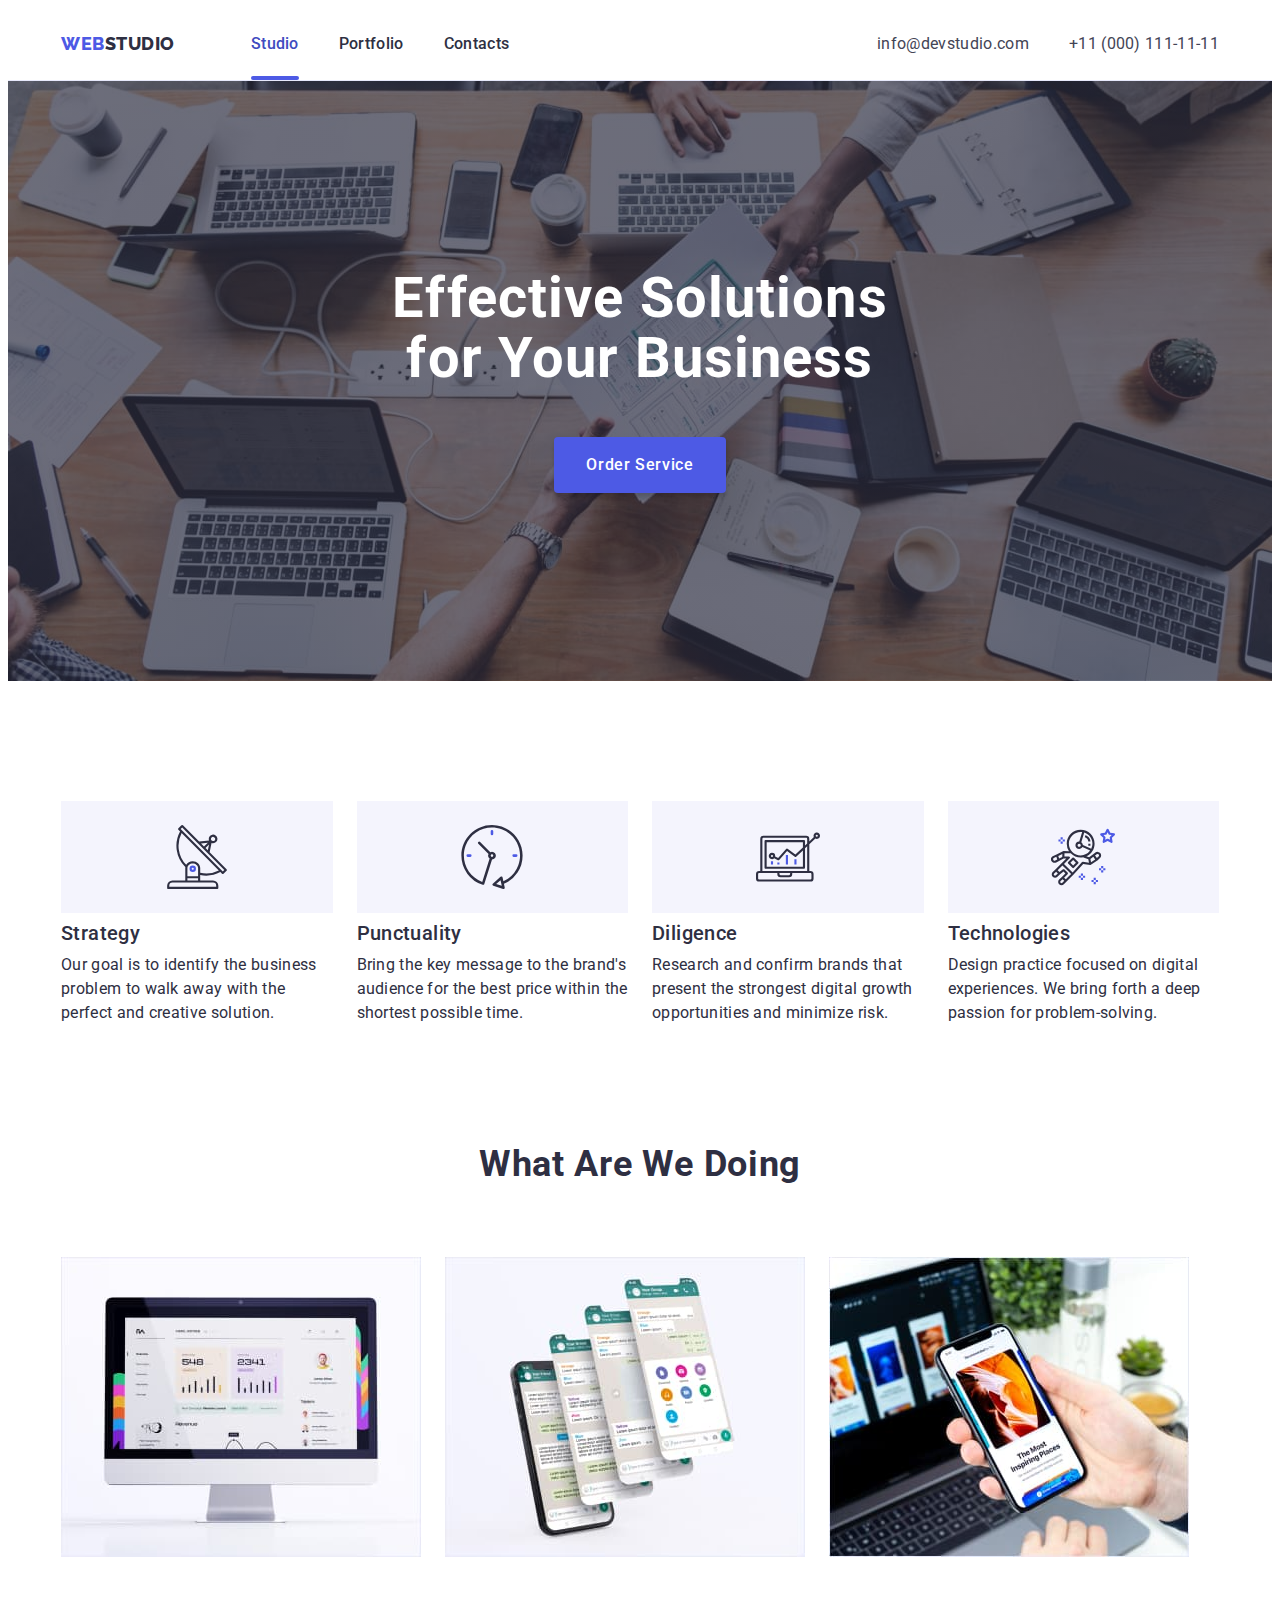
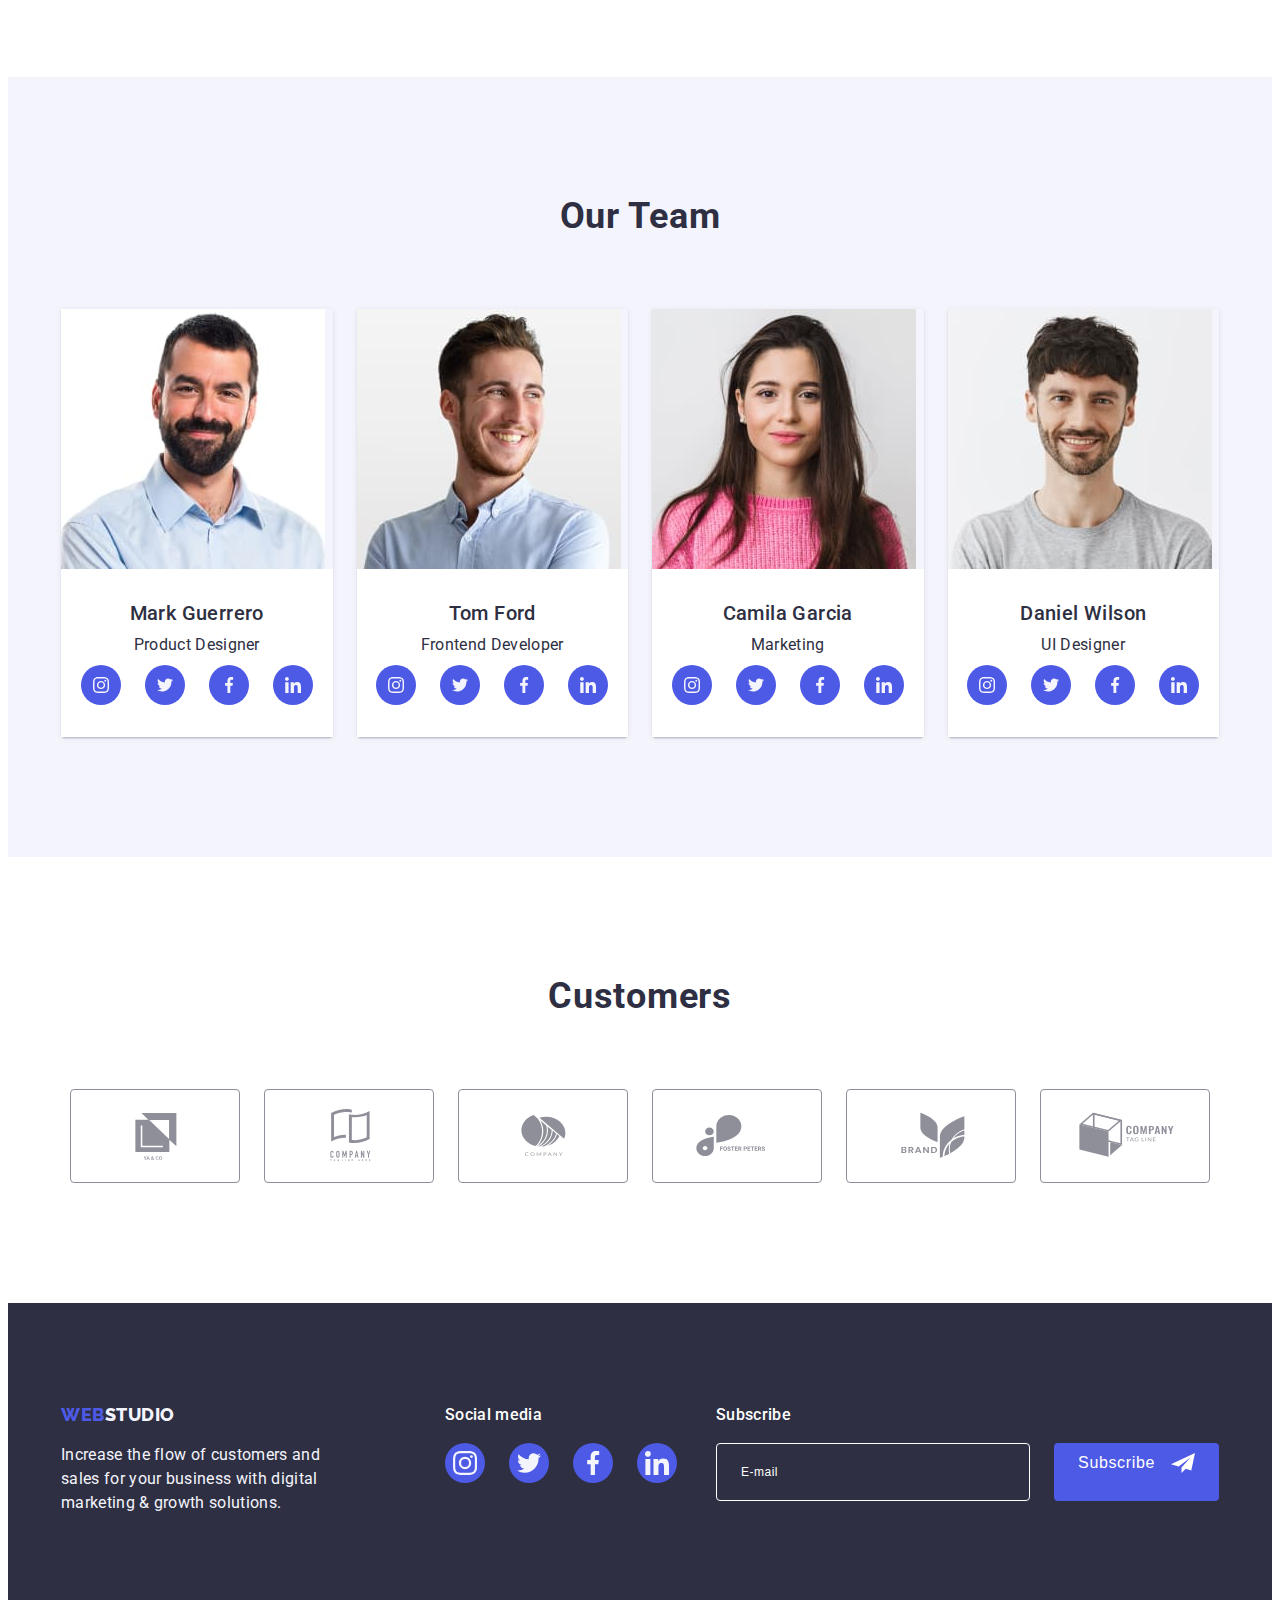
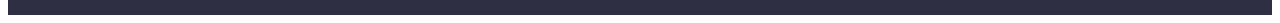
<file: index.html>
<!DOCTYPE html>
<html lang="en">
  <head>
    <meta charset="UTF-8" />
    <meta http-equiv="X-UA-Compatible" content="IE=edge" />
    <meta name="viewport" content="width=device-width, initial-scale=1.0" />
    <title>WebStudio</title>
    <link rel="preconnect" href="https://fonts.googleapis.com" />
    <link rel="preconnect" href="https://fonts.gstatic.com" crossorigin />
    <link href="https://fonts.googleapis.com/css2?family=Raleway:wght@800&family=Roboto:wght@400;500;700;900&display=swap" rel="stylesheet" />
    <link
      rel="stylesheet"
      href="https://cdnjs.cloudflare.com/ajax/libs/modern-normalize/1.1.0/modern-normalize.min.css"
      integrity="sha512-wpPYUAdjBVSE4KJnH1VR1HeZfpl1ub8YT/NKx4PuQ5NmX2tKuGu6U/JRp5y+Y8XG2tV+wKQpNHVUX03MfMFn9Q=="
      crossorigin="anonymous"
      referrerpolicy="no-referrer" />
    <link rel="stylesheet" href="./css/styles.css" />
  </head>
  <body>
    <header class="headerpage">
      <div class="container headerpage-container">
        <nav class="headerpage-navigation">
          <a class="headerpage-logo link" href="./index.html">Web<span class="headerpage-logo-end">Studio</span></a>
          <ul class="headerpage-menu list">
            <li class="headerpage-menu-item">
              <a class="headerpage-menu-list link current" href="./index.html">Studio</a>
            </li>
            <li class="headerpage-menu-item">
              <a class="headerpage-menu-list link" href="./portfolio.html">Portfolio</a>
            </li>
            <li class="headerpage-menu-item">
              <a class="headerpage-menu-list link" href="">Contacts</a>
            </li>
          </ul>
        </nav>
        <address class="contacts">
          <ul class="list-contacts list">
            <li>
              <a class="list-contacts-item link" href="mailto:info@devstudio.com">info@devstudio.com</a>
            </li>
            <li>
              <a class="list-contacts-item link" href="tel:+110001111111">+11 (000) 111-11-11</a>
            </li>
          </ul>
        </address>
      </div>
    </header>
    <main>
      <section class="hero">
        <div class="container">
          <h1 class="hero-text">Effective Solutions for Your Business</h1>
          <button class="hero-btn" type="button" data-modal-open>Order Service</button>
        </div>
      </section>
      <section class="features section">
        <div class="container">
          <h2 hidden class="section-title">Features</h2>
          <ul class="features-list list">
            <li class="features-item">
              <div class="icon">
                <svg width="64" height="64">
                  <use href="./images/icons.svg#icon-antenna"></use>
                </svg>
              </div>
              <h3 class="section-subtitle">Strategy</h3>
              <p class="section-description">Our goal is to identify the business problem to walk away with the perfect and creative solution.</p>
            </li>
            <li class="features-item">
              <div class="icon">
                <svg width="64" height="64">
                  <use href="./images/icons.svg#icon-clock"></use>
                </svg>
              </div>
              <h3 class="section-subtitle">Punctuality</h3>
              <p class="section-description">Bring the key message to the brand's audience for the best price within the shortest possible time.</p>
            </li>
            <li class="features-item">
              <div class="icon">
                <svg width="64" height="64">
                  <use href="./images/icons.svg#icon-diagram"></use>
                </svg>
              </div>
              <h3 class="section-subtitle">Diligence</h3>
              <p class="section-description">Research and confirm brands that present the strongest digital growth opportunities and minimize risk.</p>
            </li>
            <li class="features-item">
              <div class="icon">
                <svg width="64" height="64">
                  <use href="./images/icons.svg#icon-astronaut"></use>
                </svg>
              </div>
              <h3 class="section-subtitle">Technologies</h3>
              <p class="section-description">Design practice focused on digital experiences. We bring forth a deep passion for problem-solving.</p>
            </li>
          </ul>
        </div>
      </section>
      <section class="section-examples section">
        <div class="container">
          <h2 class="section-title">What are we doing</h2>
          <ul class="section-examples-list list">
            <li class="section-examples-images">
              <img src="./images/img1.jpg" alt="PC view" width="360" />
            </li>
            <li class="section-examples-images">
              <img src="./images/img2.jpg" alt="smartphone view" width="360" />
            </li>
            <li class="section-examples-images">
              <img src="./images/img3.jpg" alt="smartphone view" width="360" />
            </li>
          </ul>
        </div>
      </section>
      <section class="section-team section">
        <div class="container">
          <h2 class="section-title">Our Team</h2>
          <ul class="section-team-list list">
            <li class="section-team-card">
              <img src="./images/mark.jpg" alt="Mark Guerrero" width="264" />
              <div class="section-team-card-bottom">
                <h3 class="section-subtitle">Mark Guerrero</h3>
                <p class="section-description">Product Designer</p>
                <ul class="team-soc-list list">
                  <li class="team-soc-item">
                    <a href="" class="team-soc-link link">
                      <svg width="16" height="16" class="team-soc-icon">
                        <use href="./images/icons.svg#icon-instagram"></use>
                      </svg>
                    </a>
                  </li>
                  <li class="team-soc-item">
                    <a href="" class="team-soc-link link">
                      <svg width="16" height="16" class="team-soc-icon">
                        <use href="./images/icons.svg#icon-twitter"></use>
                      </svg>
                    </a>
                  </li>
                  <li class="team-soc-item">
                    <a href="" class="team-soc-link link">
                      <svg width="16" height="16" class="team-soc-icon">
                        <use href="./images/icons.svg#icon-facebook"></use>
                      </svg>
                    </a>
                  </li>
                  <li class="team-soc-item">
                    <a href="" class="team-soc-link link">
                      <svg width="16" height="16" class="team-soc-icon">
                        <use href="./images/icons.svg#icon-linkedin"></use>
                      </svg>
                    </a>
                  </li>
                </ul>
              </div>
            </li>
            <li class="section-team-card">
              <img src="./images/tom.jpg" alt="Tom Ford" width="264" />
              <div class="section-team-card-bottom">
                <h3 class="section-subtitle">Tom Ford</h3>
                <p class="section-description">Frontend Developer</p>
                <ul class="team-soc-list list">
                  <li class="team-soc-item">
                    <a href="" class="team-soc-link link">
                      <svg width="16" height="16" class="team-soc-icon">
                        <use href="./images/icons.svg#icon-instagram"></use>
                      </svg>
                    </a>
                  </li>
                  <li class="team-soc-item">
                    <a href="" class="team-soc-link link">
                      <svg width="16" height="16" class="team-soc-icon">
                        <use href="./images/icons.svg#icon-twitter"></use>
                      </svg>
                    </a>
                  </li>
                  <li class="team-soc-item">
                    <a href="" class="team-soc-link link">
                      <svg width="16" height="16" class="team-soc-icon">
                        <use href="./images/icons.svg#icon-facebook"></use>
                      </svg>
                    </a>
                  </li>
                  <li class="team-soc-item">
                    <a href="" class="team-soc-link link">
                      <svg width="16" height="16" class="team-soc-icon">
                        <use href="./images/icons.svg#icon-linkedin"></use>
                      </svg>
                    </a>
                  </li>
                </ul>
              </div>
            </li>
            <li class="section-team-card">
              <img src="./images/camila.jpg" alt="Camila Garcia" width="264" />
              <div class="section-team-card-bottom">
                <h3 class="section-subtitle">Camila Garcia</h3>
                <p class="section-description">Marketing</p>
                <ul class="team-soc-list list">
                  <li class="team-soc-item">
                    <a href="" class="team-soc-link link">
                      <svg width="16" height="16" class="team-soc-icon">
                        <use href="./images/icons.svg#icon-instagram"></use>
                      </svg>
                    </a>
                  </li>
                  <li class="team-soc-item">
                    <a href="" class="team-soc-link link">
                      <svg width="16" height="16" class="team-soc-icon">
                        <use href="./images/icons.svg#icon-twitter"></use>
                      </svg>
                    </a>
                  </li>
                  <li class="team-soc-item">
                    <a href="" class="team-soc-link link">
                      <svg width="16" height="16" class="team-soc-icon">
                        <use href="./images/icons.svg#icon-facebook"></use>
                      </svg>
                    </a>
                  </li>
                  <li class="team-soc-item">
                    <a href="" class="team-soc-link link">
                      <svg width="16" height="16" class="team-soc-icon">
                        <use href="./images/icons.svg#icon-linkedin"></use>
                      </svg>
                    </a>
                  </li>
                </ul>
              </div>
            </li>
            <li class="section-team-card">
              <img src="./images/daniel.jpg" alt="Daniel Wilson" width="264" />
              <div class="section-team-card-bottom">
                <h3 class="section-subtitle">Daniel Wilson</h3>
                <p class="section-description">UI Designer</p>
                <ul class="team-soc-list list">
                  <li class="team-soc-item">
                    <a href="" class="team-soc-link link">
                      <svg width="16" height="16" class="team-soc-icon">
                        <use href="./images/icons.svg#icon-instagram"></use>
                      </svg>
                    </a>
                  </li>
                  <li class="team-soc-item">
                    <a href="" class="team-soc-link link">
                      <svg width="16" height="16" class="team-soc-icon">
                        <use href="./images/icons.svg#icon-twitter"></use>
                      </svg>
                    </a>
                  </li>
                  <li class="team-soc-item">
                    <a href="" class="team-soc-link link">
                      <svg width="16" height="16" class="team-soc-icon">
                        <use href="./images/icons.svg#icon-facebook"></use>
                      </svg>
                    </a>
                  </li>
                  <li class="team-soc-item">
                    <a href="" class="team-soc-link link">
                      <svg width="16" height="16" class="team-soc-icon">
                        <use href="./images/icons.svg#icon-linkedin"></use>
                      </svg>
                    </a>
                  </li>
                </ul>
              </div>
            </li>
          </ul>
        </div>
      </section>
      <section class="customers section">
        <div class="container">
          <h2 class="section-title">Customers</h2>
          <ul class="customers-list list">
            <li class="customers-item">
              <a href="" class="customers-link link"
                ><svg width="104" height="56">
                  <use href="./images/icons.svg#icon-Logo-customer-1"></use></svg
              ></a>
            </li>
            <li class="customers-item">
              <a href="" class="customers-link link"
                ><svg width="104" height="56">
                  <use href="./images/icons.svg#icon-Logo-customer-2"></use></svg
              ></a>
            </li>
            <li class="customers-item">
              <a href="" class="customers-link link"
                ><svg width="104" height="56">
                  <use href="./images/icons.svg#icon-Logo-customer-3"></use></svg
              ></a>
            </li>
            <li class="customers-item">
              <a href="" class="customers-link link"
                ><svg width="104" height="56">
                  <use href="./images/icons.svg#icon-Logo-customer-4"></use></svg
              ></a>
            </li>
            <li class="customers-item">
              <a href="" class="customers-link link"
                ><svg width="104" height="56">
                  <use href="./images/icons.svg#icon-Logo-customer-5"></use></svg
              ></a>
            </li>
            <li class="customers-item">
              <a href="" class="customers-link link"
                ><svg width="104" height="56">
                  <use href="./images/icons.svg#icon-Logo-customer-6"></use></svg
              ></a>
            </li>
          </ul>
        </div>
      </section>
    </main>
    <footer class="footerpage">
      <div class="container footer-container">
        <div class="fotterpage-content">
          <a class="footerpage-logo link" href="./index.html">Web<span class="footerpage-logo-end">Studio</span></a>
          <p class="footerpage-text">Increase the flow of customers and sales for your business with digital marketing & growth solutions.</p>
        </div>
        <div class="soc-media">
          <p class="soc-media-text">Social media</p>
          <ul class="soc-media-list list">
            <li class="soc-media-item">
              <a href="" class="soc-media-link link"
                ><svg width="24" height="24">
                  <use href="./images/icons.svg#icon-instagram"></use></svg
              ></a>
            </li>
            <li class="soc-media-item">
              <a href="" class="soc-media-link link"
                ><svg width="24" height="24">
                  <use href="./images/icons.svg#icon-twitter"></use></svg
              ></a>
            </li>
            <li class="soc-media-item">
              <a href="" class="soc-media-link link"
                ><svg width="24" height="24">
                  <use href="./images/icons.svg#icon-facebook"></use></svg
              ></a>
            </li>
            <li class="soc-media-item">
              <a href="" class="soc-media-link link"
                ><svg width="24" height="24">
                  <use href="./images/icons.svg#icon-linkedin"></use></svg
              ></a>
            </li>
          </ul>
        </div>
        <div class="footerpage-form">
          <form name="subscribe-form">
            <p class="footerpage-form-text">Subscribe</p>
            <div class="subscribe-form">
              <label>
                <input id="subscribe" class="subscribe-input" name="subscribe-email" type="email" placeholder="E-mail" />
              </label>
              <button class="subscribe-btn" type="submit">
                Subscribe
                <svg class="subscribe-btn-icon" width="24" height="24">
                  <use href="./images/icons.svg#icon-subscribe"></use>
                </svg>
              </button>
            </div>
          </form>
        </div>
      </div>
    </footer>
    <div class="backdrop is-hidden" data-modal>
      <div class="modal">
        <button type="button" class="modal-close-btn" data-modal-close>
          <svg class="modal-close-icon">
            <use href="./images/icons.svg#icon-close"></use>
          </svg>
        </button>
        <p class="modal-text">Leave your contacts and we will call you back</p>
        <form class="modal-form">
          <label class="modal-form-field">
            <span class="modal-form-input-desc">Name</span>
            <span class="modal-form-input-wrapper">
              <input type="text" class="modal-form-input" name="client-name" required />
              <svg class="modal-form-icon" width="18" height="24">
                <use href="./images/icons.svg#icon-user"></use>
              </svg>
            </span>
          </label>
          <label class="modal-form-field">
            <span class="modal-form-input-desc">Phone</span>
            <span class="modal-form-input-wrapper">
              <input type="tel" class="modal-form-input" name="client-phone" required pattern="[0-9]{3}-[0-9]{3}-[0-9]{2}-[0-9]{2}" title="xxx-xxx-xx-xx" />
              <svg class="modal-form-icon" width="18" height="24">
                <use href="./images/icons.svg#icon-phone"></use>
              </svg>
            </span>
          </label>
          <label class="modal-form-field">
            <span class="modal-form-input-desc">Email</span>
            <span class="modal-form-input-wrapper">
              <input type="email" class="modal-form-input" name="client-email" required />
              <svg class="modal-form-icon" width="18" height="24">
                <use href="./images/icons.svg#icon-email"></use>
              </svg>
            </span>
          </label>
          <label class="modal-form-field">
            <span class="modal-form-input-desc">Comment</span>
            <textarea class="modal-form-message" name="client-comment" placeholder="Text input"></textarea>
          </label>
          <input id="privacy-policy" type="checkbox" class="modal-form-check visually-hidden" name="privacy-policy" />
          <label for="privacy-policy" class="modal-form-check-desc">I accept the terms and conditions of the&nbsp;<a class="modal-form-check-link" href="">Privacy Policy</a> </label>
          <button class="modal-form-btn" type="submit">Send</button>
        </form>
      </div>
    </div>
    <script src="./js/modal.js"></script>
  </body>
</html>
</file>
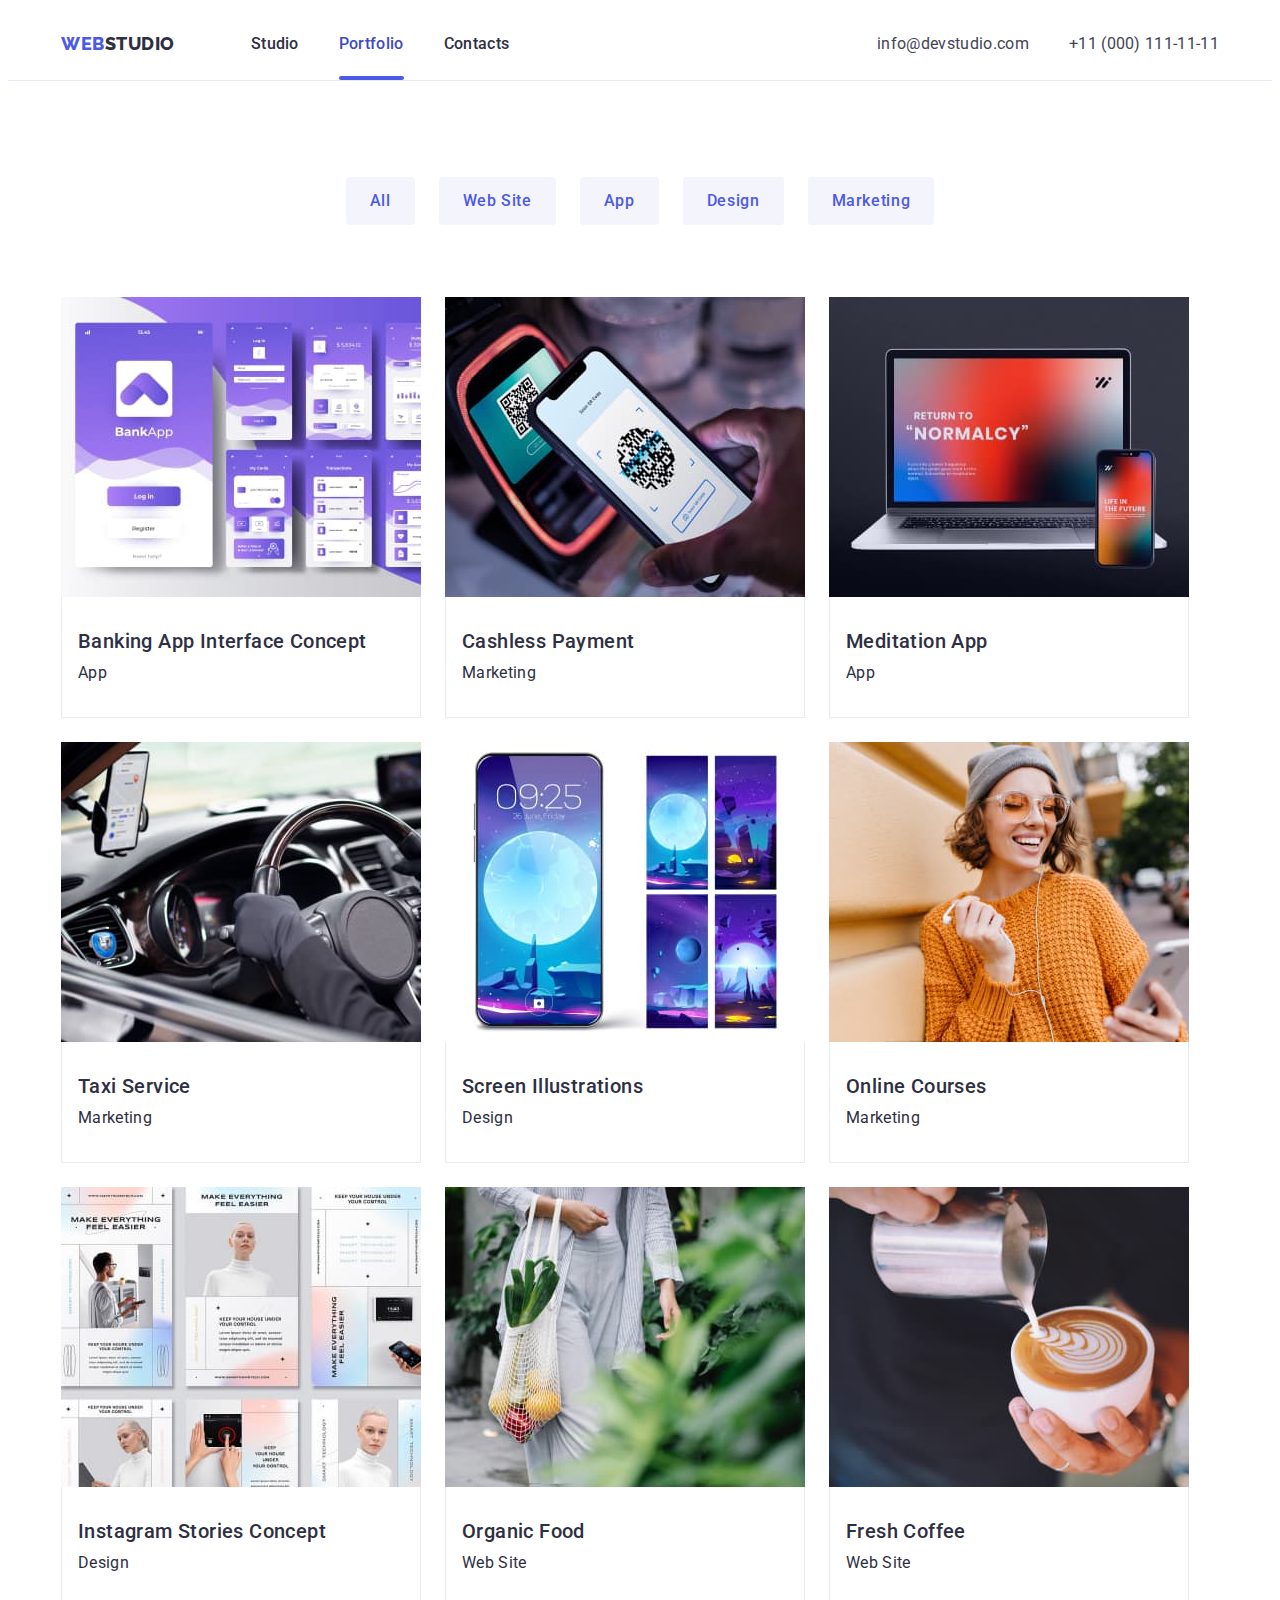
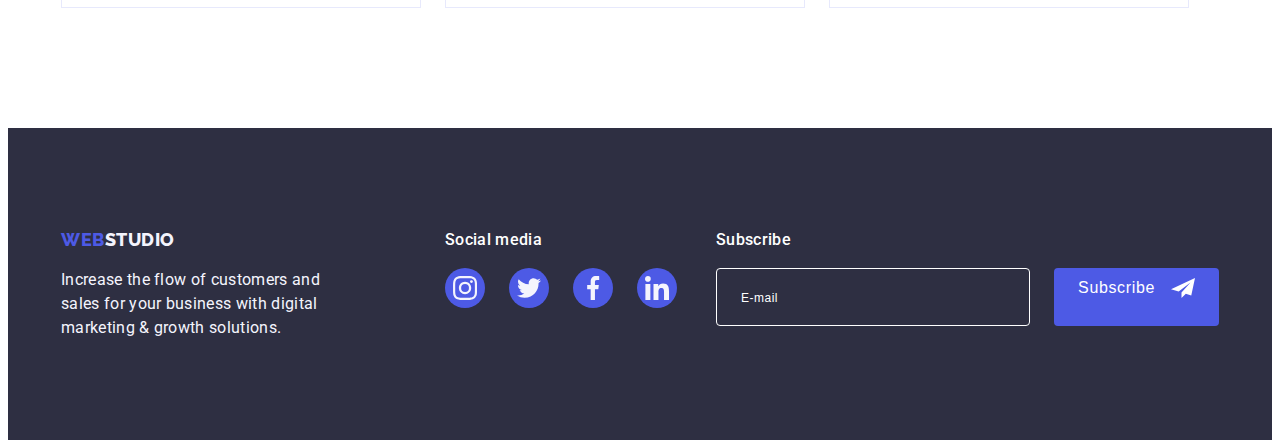
<file: portfolio.html>
<!DOCTYPE html>
<html lang="en">
  <head>
    <meta charset="UTF-8" />
    <meta http-equiv="X-UA-Compatible" content="IE=edge" />
    <meta name="viewport" content="width=device-width, initial-scale=1.0" />
    <title>Portfolio</title>
    <link rel="preconnect" href="https://fonts.googleapis.com" />
    <link rel="preconnect" href="https://fonts.gstatic.com" crossorigin />
    <link href="https://fonts.googleapis.com/css2?family=Raleway:wght@800&family=Roboto:wght@400;500;700;900&display=swap" rel="stylesheet" />
    <link
      rel="stylesheet"
      href="https://cdnjs.cloudflare.com/ajax/libs/modern-normalize/1.1.0/modern-normalize.min.css"
      integrity="sha512-wpPYUAdjBVSE4KJnH1VR1HeZfpl1ub8YT/NKx4PuQ5NmX2tKuGu6U/JRp5y+Y8XG2tV+wKQpNHVUX03MfMFn9Q=="
      crossorigin="anonymous"
      referrerpolicy="no-referrer" />
    <link rel="stylesheet" href="./css/styles.css" />
  </head>
  <body>
    <header class="headerpage">
      <div class="container headerpage-container">
        <nav class="headerpage-navigation">
          <a class="headerpage-logo link" href="./index.html">Web<span class="headerpage-logo-end">Studio</span></a>
          <ul class="headerpage-menu list">
            <li class="headerpage-menu-item">
              <a class="headerpage-menu-list link" href="./index.html">Studio</a>
            </li>
            <li class="headerpage-menu-item">
              <a class="headerpage-menu-list link current" href="./portfolio.html">Portfolio</a>
            </li>
            <li class="headerpage-menu-item">
              <a class="headerpage-menu-list link" href="">Contacts</a>
            </li>
          </ul>
        </nav>
        <address class="contacts">
          <ul class="list-contacts list">
            <li>
              <a class="list-contacts-item link" href="mailto:info@devstudio.com">info@devstudio.com</a>
            </li>
            <li>
              <a class="list-contacts-item link" href="tel:+110001111111">+11 (000) 111-11-11</a>
            </li>
          </ul>
        </address>
      </div>
    </header>
    <main>
      <section class="portfolio">
        <div class="container">
          <h1 hidden>Portfolio</h1>
          <!-- Фільтр кнопка -->
          <ul class="filters-list list">
            <li><button class="filters-list-btn" type="button">All</button></li>
            <li>
              <button class="filters-list-btn" type="button">Web Site</button>
            </li>
            <li><button class="filters-list-btn" type="button">App</button></li>
            <li>
              <button class="filters-list-btn" type="button">Design</button>
            </li>
            <li>
              <button class="filters-list-btn" type="button">Marketing</button>
            </li>
          </ul>
          <!-- Картки -->
          <ul class="portfolio-cards list">
            <li class="portfolio-cards-item">
              <a class="portfolio-cards-item-link link" href="">
                <div class="card-overlay">
                  <img src="./images/bankingapp.jpg" alt="Bank app view" width="360" />
                  <div class="overlay">
                    <p>14 Stylish and User-Friendly App Design Concepts · Task Manager App · Calorie Tracker App · Exotic Fruit Ecommerce App · Cloud Storage App</p>
                  </div>
                </div>
                <div class="portfolio-cards-descr">
                  <h2 class="section-subtitle">Banking App Interface Concept</h2>
                  <p class="section-description">App</p>
                </div>
              </a>
            </li>
            <li class="portfolio-cards-item">
              <a class="portfolio-cards-item-link link" href="">
                <div class="card-overlay">
                  <img src="./images/cashless.jpg" alt="Payment by smartphone" width="360" />
                  <div class="overlay">
                    <p>14 Stylish and User-Friendly App Design Concepts · Task Manager App · Calorie Tracker App · Exotic Fruit Ecommerce App · Cloud Storage App</p>
                  </div>
                </div>
                <div class="portfolio-cards-descr">
                  <h2 class="section-subtitle">Cashless Payment</h2>
                  <p class="section-description">Marketing</p>
                </div>
              </a>
            </li>
            <li class="portfolio-cards-item">
              <a class="portfolio-cards-item-link link" href="">
                <div class="card-overlay">
                  <img src="./images/meditation.jpg" alt="Smartphone and laptop" width="360" />
                  <div class="overlay">
                    <p>14 Stylish and User-Friendly App Design Concepts · Task Manager App · Calorie Tracker App · Exotic Fruit Ecommerce App · Cloud Storage App</p>
                  </div>
                </div>
                <div class="portfolio-cards-descr">
                  <h2 class="section-subtitle">Meditation App</h2>
                  <p class="section-description">App</p>
                </div>
              </a>
            </li>
            <li class="portfolio-cards-item">
              <a class="portfolio-cards-item-link link" href="">
                <div class="card-overlay">
                  <img src="./images/taxi.jpg" alt="Driving with phone" width="360" />
                  <div class="overlay">
                    <p>14 Stylish and User-Friendly App Design Concepts · Task Manager App · Calorie Tracker App · Exotic Fruit Ecommerce App · Cloud Storage App</p>
                  </div>
                </div>
                <div class="portfolio-cards-descr">
                  <h2 class="section-subtitle">Taxi Service</h2>
                  <p class="section-description">Marketing</p>
                </div></a
              >
            </li>
            <li class="portfolio-cards-item">
              <a class="portfolio-cards-item-link link" href="">
                <div class="card-overlay">
                  <img src="./images/screenillustr.jpg" alt="Screen views" width="360" />
                  <div class="overlay">
                    <p>14 Stylish and User-Friendly App Design Concepts · Task Manager App · Calorie Tracker App · Exotic Fruit Ecommerce App · Cloud Storage App</p>
                  </div>
                </div>
                <div class="portfolio-cards-descr">
                  <h2 class="section-subtitle">Screen Illustrations</h2>
                  <p class="section-description">Design</p>
                </div></a
              >
            </li>
            <li class="portfolio-cards-item">
              <a class="portfolio-cards-item-link link" href="">
                <div class="card-overlay">
                  <img src="./images/onlinecourse.jpg" alt="Women with smartphone" width="360" />
                  <div class="overlay">
                    <p>14 Stylish and User-Friendly App Design Concepts · Task Manager App · Calorie Tracker App · Exotic Fruit Ecommerce App · Cloud Storage App</p>
                  </div>
                </div>
                <div class="portfolio-cards-descr">
                  <h2 class="section-subtitle">Online Courses</h2>
                  <p class="section-description">Marketing</p>
                </div></a
              >
            </li>
            <li class="portfolio-cards-item">
              <a class="portfolio-cards-item-link link" href="">
                <div class="card-overlay">
                  <img src="./images/instagramstories.jpg" alt="Instagram pages" width="360" />
                  <div class="overlay">
                    <p>14 Stylish and User-Friendly App Design Concepts · Task Manager App · Calorie Tracker App · Exotic Fruit Ecommerce App · Cloud Storage App</p>
                  </div>
                </div>
                <div class="portfolio-cards-descr">
                  <h2 class="section-subtitle">Instagram Stories Concept</h2>
                  <p class="section-description">Design</p>
                </div></a
              >
            </li>
            <li class="portfolio-cards-item">
              <a class="portfolio-cards-item-link link" href="">
                <div class="card-overlay">
                  <img src="./images/food.jpg" alt="Women with food" width="360" />
                  <div class="overlay">
                    <p>14 Stylish and User-Friendly App Design Concepts · Task Manager App · Calorie Tracker App · Exotic Fruit Ecommerce App · Cloud Storage App</p>
                  </div>
                </div>
                <div class="portfolio-cards-descr">
                  <h2 class="section-subtitle">Organic Food</h2>
                  <p class="section-description">Web Site</p>
                </div></a
              >
            </li>
            <li class="portfolio-cards-item">
              <a class="portfolio-cards-item-link link" href="">
                <div class="card-overlay">
                  <img src="./images/coffee.jpg" alt="Cup of coffee" width="360" />
                  <div class="overlay">
                    <p>14 Stylish and User-Friendly App Design Concepts · Task Manager App · Calorie Tracker App · Exotic Fruit Ecommerce App · Cloud Storage App</p>
                  </div>
                </div>
                <div class="portfolio-cards-descr">
                  <h2 class="section-subtitle">Fresh Coffee</h2>
                  <p class="section-description">Web Site</p>
                </div></a
              >
            </li>
          </ul>
        </div>
      </section>
    </main>
    <footer class="footerpage">
      <div class="container footer-container">
        <div class="fotterpage-content">
          <a class="footerpage-logo link" href="./index.html">Web<span class="footerpage-logo-end">Studio</span></a>
          <p class="footerpage-text">Increase the flow of customers and sales for your business with digital marketing & growth solutions.</p>
        </div>
        <div class="soc-media">
          <p class="soc-media-text">Social media</p>
          <ul class="soc-media-list list">
            <li class="soc-media-item">
              <a href="" class="soc-media-link link"
                ><svg width="24" height="24">
                  <use href="./images/icons.svg#icon-instagram"></use></svg
              ></a>
            </li>
            <li class="soc-media-item">
              <a href="" class="soc-media-link link"
                ><svg width="24" height="24">
                  <use href="./images/icons.svg#icon-twitter"></use></svg
              ></a>
            </li>
            <li class="soc-media-item">
              <a href="" class="soc-media-link link"
                ><svg width="24" height="24">
                  <use href="./images/icons.svg#icon-facebook"></use></svg
              ></a>
            </li>
            <li class="soc-media-item">
              <a href="" class="soc-media-link link"
                ><svg width="24" height="24">
                  <use href="./images/icons.svg#icon-linkedin"></use></svg
              ></a>
            </li>
          </ul>
        </div>
        <div class="footerpage-form">
          <form name="subscribe-form">
            <p class="footerpage-form-text">Subscribe</p>
            <div class="subscribe-form">
              <label>
                <input id="subscribe" class="subscribe-input" name="subscribe-email" type="email" placeholder="E-mail" />
              </label>
              <button class="subscribe-btn" type="submit">
                Subscribe
                <svg class="subscribe-btn-icon" width="24" height="24">
                  <use href="./images/icons.svg#icon-subscribe"></use>
                </svg>
              </button>
            </div>
          </form>
        </div>
      </div>
    </footer>
  </body>
</html>
</file>
<file: css/styles.css>
:root {
  --dark: #2e2f42;
  --text: #434455;
  --accent: #e7e9fc;
  --primary-brand: #4d5ae5;
  --primery-bcg: #ffffff;
  --btn-background: #404bbf;
  --light-background: #f4f4fd;
  --subtle-text-color: #8e8f99;
  --success: #31d0aa;
  --transition: 250ms cubic-bezier(0.4, 0, 0.2, 1);
  --modal-bcg: #fcfcfc;
  --navy-blue-modal: rgba(46, 47, 66, 0.4);
}

body {
  font-family: Roboto, sans-serif;
  font-style: normal;
  font-weight: 400;
  color: var(--text);
}
h1,
h2,
h3,
h4,
p {
  margin-top: 0;
  margin-bottom: 0;
}
img {
  display: block;
  max-width: 100%;
  height: auto;
}
.list {
  list-style: none;
  padding-left: 0;
  margin-top: 0;
  margin-bottom: 0;
}

.link {
  text-decoration: none;
}

button {
  cursor: pointer;
}
.section {
  padding-top: 120px;
  padding-bottom: 120px;
}
.container {
  width: 1158px;
  padding-left: 15px;
  padding-right: 15px;
  margin: 0 auto;
}
.visually-hidden {
  position: absolute;
  width: 1px;
  height: 1px;
  margin: -1px;
  overflow: hidden;
  border: 0;
  clip: rect(0 0 0 0);
}
/* ----------HEADER---------- */
.headerpage {
  padding-top: 24px;
  padding-bottom: 24px;
  border-bottom: 1px solid var(--accent);
}
.headerpage-container {
  display: flex;
  align-items: center;
  justify-content: space-between;
}
.headerpage-logo {
  font-family: "Raleway", sans-serif;
  font-style: normal;
  font-weight: 800;
  font-size: 18px;
  line-height: 1.33;
  color: var(--primary-brand);
  text-transform: uppercase;
  letter-spacing: 0.03em;
  margin-right: 76px;
}

.headerpage-logo-end {
  color: var(--dark);
}

.contacts {
  font-style: normal;
}
.headerpage-navigation {
  display: flex;
  align-items: center;
}
.headerpage-menu {
  display: flex;
}
.headerpage-menu-item:not(:last-child) {
  margin-right: 40px;
}
.headerpage-menu-list {
  color: var(--dark);
  font-weight: 500;
  font-size: 16px;
  line-height: 1.5;
  letter-spacing: 0.02em;
  transition: color var(--transition);
  position: relative;
}

.headerpage-menu-list.current {
  color: var(--btn-background);
}
.headerpage-menu-list.current::after {
  position: absolute;
  content: "";
  display: block;
  width: 100%;
  height: 4px;
  border-radius: 2px;
  background-color: var(--primary-brand);
  margin-top: 20px;
}

.headerpage-menu-list:hover,
.headerpage-menu-list:focus {
  color: var(--btn-background);
}
.list-contacts {
  display: flex;
}
.list-contacts-item {
  font-size: 16px;
  line-height: 1.5;
  letter-spacing: 0.02em;
  color: var(--text);
  transition: color var(--transition);
}
.list-contacts > li:not(:last-child) {
  margin-right: 40px;
}
.list-contacts-item:hover,
.list-contacts-item:focus {
  color: var(--btn-background);
}
/* ----------HERO---------- */
.hero {
  background-color: var(--dark);
  padding-top: 188px;
  padding-bottom: 188px;
  text-align: center;

  background-image: linear-gradient(rgba(46, 47, 66, 0.7), rgba(46, 47, 66, 0.7)), url(../images/people-office.jpg);
  background-size: cover;
  background-repeat: no-repeat;
  background-position: center;
  max-width: 1440px;
  margin: 0 auto;
}
.hero-text {
  font-weight: 700;
  font-size: 56px;
  line-height: 1.07;
  text-align: center;
  letter-spacing: 0.02em;
  color: var(--primery-bcg);
  margin-bottom: 48px;
  max-width: 496px;
  margin-left: auto;
  margin-right: auto;
}
.hero-btn {
  font-family: "Roboto", sans-serif;
  font-weight: 500;
  font-size: 16px;
  line-height: 1.5;
  letter-spacing: 0.04em;
  color: var(--primery-bcg);
  background-color: var(--primary-brand);
  box-shadow: 0px 4px 4px rgba(0, 0, 0, 0.15);
  border: 0px;
  border-radius: 4px;
  display: inline-block;
  padding: 16px 32px;
  transition: background-color var(--transition);
}

.hero-btn:hover,
.hero-btn:focus {
  background-color: var(--btn-background);
}
/* ----------Sections---------- */
.section-examples.section {
  padding-top: 0;
}
.section-subtitle {
  font-weight: 500;
  font-size: 20px;
  line-height: 1.2;
  letter-spacing: 0.02em;
  color: var(--dark);
  margin-bottom: 8px;
}
.section-description {
  font-size: 16px;
  line-height: 1.5;
  letter-spacing: 0.02em;
  color: var(--dark);
}
.section-title {
  font-weight: 700;
  font-size: 36px;
  line-height: 1.11;
  letter-spacing: 0.02em;
  text-align: center;
  text-transform: capitalize;
  color: var(--dark);
  margin-bottom: 72px;
  padding-top: 0;
}
/* ----------Features---------- */
.features-list {
  display: flex;
  gap: 24px;
  flex-wrap: wrap;
}
.features-item {
  flex-basis: calc((100% - (3 * 24px)) / 4);
}

.icon {
  display: flex;
  justify-content: center;
  padding-bottom: 24px;
  padding-top: 24px;
  background-color: var(--light-background);
  margin-bottom: 8px;
}
.section-examples-list {
  display: flex;
  gap: 24px;
  flex-wrap: wrap;
}
/* ----------Our Team---------- */
.section-team-list {
  display: flex;
  gap: 24px;
  flex-wrap: wrap;
  text-align: center;
}
.section-team-card {
  flex-basis: calc((100% - (3 * 24px)) / 4);
  box-shadow: 0px 1px 6px rgba(46, 47, 66, 0.08), 0px 1px 1px rgba(46, 47, 66, 0.16), 0px 2px 1px rgba(46, 47, 66, 0.08);
  border-radius: 0px 0px 4px 4px;
}
.section-team-card-bottom {
  background: var(--primery-bcg);
  padding: 32px 16px;
}

.team-soc-list {
  display: flex;
  justify-content: center;
  gap: 24px;
  margin-top: 8px;
}
.team-soc-link:hover,
.team-soc-link:focus {
  background-color: var(--btn-background);
}
.team-soc-link {
  width: 40px;
  height: 40px;
  display: flex;
  justify-content: center;
  align-items: center;
  background-color: var(--primary-brand);
  border-radius: 50%;
  transition: color var(--transition);
}
.team-soc-icon {
  fill: var(--light-background);
}
.section-team {
  background-color: var(--light-background);
}
/* ----------Customers---------- */
.customers-list {
  display: flex;
  justify-content: center;
  gap: 24px;
}
.customers-link {
  display: block;
  border: 1px solid var(--subtle-text-color);
  border-radius: 4px;
  fill: var(--subtle-text-color);
  padding: 16px 32px;
  transition: fill var(--transition), border-color var(--transition);
}
.customers-link:hover,
.customers-link:focus {
  fill: var(--btn-background);
  border-color: var(--btn-background);
}

/* ----------Portfolio---------- */
.portfolio {
  padding-top: 96px;
  padding-bottom: 120px;
}
.portfolio-cards {
  display: flex;
  gap: 24px;
  flex-wrap: wrap;
}

.card-overlay {
  position: relative;
  overflow: hidden;
}
.overlay {
  display: inline-block;
  position: absolute;
  top: 0;
  left: 0;
  width: 100%;
  height: 100%;
  overflow: auto;
  transform: translateY(100%);
  transition: transform var(--transition);
  padding-top: 40px;
  padding-left: 32px;
  padding-right: 32px;
  background-color: var(--primary-brand);

  font-size: 16px;
  line-height: 1.5;
  letter-spacing: 0.02em;
  color: var(--light-background);
}

.portfolio-cards-item-link:hover .overlay,
.portfolio-cards-item-link:focus .overlay {
  transform: translateY(0);
}
.portfolio-cards-item {
  transition: box-shadow var(--transition);
}

.portfolio-cards-item:hover,
.portfolio-cards-item:focus {
  box-shadow: 0px 1px 6px rgba(46, 47, 66, 0.08), 0px 1px 1px rgba(46, 47, 66, 0.16), 0px 2px 1px rgba(46, 47, 66, 0.08);
}

.portfolio-cards-descr {
  border-bottom: 1px solid var(--accent);
  border-left: 1px solid var(--accent);
  border-right: 1px solid var(--accent);
  padding: 32px 16px;
}
.filters-list {
  display: flex;
  gap: 24px;
  flex-wrap: wrap;
  justify-content: center;
  margin-bottom: 72px;
}
.filters-list-btn {
  font-family: "Roboto", sans-serif;
  font-weight: 500;
  font-size: 16px;
  line-height: 1.5;
  letter-spacing: 0.04em;
  color: var(--primary-brand);
  background-color: var(--light-background);
  border-radius: 4px;
  padding: 12px 24px;
  border: 0px;
  transition: color var(--transition), background-color var(--transition), box-shadow var(--transition);
}

.filters-list-btn:hover,
.filters-list-btn:focus {
  color: var(--primery-bcg);
  background-color: var(--btn-background);
  box-shadow: 0px 3px 1px rgba(0, 0, 0, 0.1), 0px 2px 1px rgba(0, 0, 0, 0.08), 0px 2px 2px rgba(0, 0, 0, 0.12);
}

/* ----------Footer---------- */
.footerpage {
  background-color: var(--dark);
  padding-top: 100px;
  padding-bottom: 100px;
}
.footer-container {
  display: flex;
}
.footerpage-logo {
  font-family: "Raleway", sans-serif;
  font-style: normal;
  font-weight: 800;
  font-size: 18px;
  line-height: 1.33;
  color: var(--primary-brand);
  text-transform: uppercase;
  letter-spacing: 0.03em;
}
.footerpage-logo-end {
  color: var(--light-background);
}

.footerpage-text {
  font-size: 16px;
  line-height: 1.5;
  letter-spacing: 0.02em;
  color: var(--light-background);
  margin-top: 16px;
  width: 264px;
}
.soc-media-text {
  color: var(--primery-bcg);
  font-size: 16px;
  font-weight: 500;
  line-height: 1.5;
  letter-spacing: 0.02em;
}
.soc-media {
  display: inline-block;
  margin-left: 120px;
}
.soc-media-list {
  display: flex;
  justify-content: center;
  gap: 24px;
  margin-top: 16px;
}
.soc-media-link {
  width: 40px;
  height: 40px;
  display: flex;
  justify-content: center;
  align-items: center;
  background-color: var(--primary-brand);
  border-radius: 50%;
  transition: background-color var(--transition);
}
.soc-media-link:hover,
.soc-media-link:focus {
  background-color: var(--success);
}

.footerpage-form-text {
  color: var(--primery-bcg);
  font-size: 16px;
  font-weight: 500;
  line-height: 1.5;
  letter-spacing: 0.02em;
  display: block;
  margin-bottom: 16px;
}
.footerpage-form {
  display: block;
  margin-left: auto;
}
.subscribe-input {
  width: 264px;
  height: 40px;
  padding: 8px 24px;
  border: 1px solid var(--primery-bcg);
  border-radius: 4px;
  color: var(--primery-bcg);
  background-color: var(--dark);
}

.subscribe-input::placeholder {
  color: var(--primery-bcg);
  font-size: 12px;
  line-height: 2;
  letter-spacing: 0.04em;
}
.subscribe-form {
  display: flex;
}

.subscribe-btn {
  display: flex;
  padding: 8px 24px;
  margin-left: 24px;
  min-width: 162px;
  border-radius: 4px;
  background-color: var(--primary-brand);
  border: none;
  text-align: center;
  color: var(--primery-bcg);
  transition: background-color var(--transition);
  font-size: 16px;
  line-height: 1.5;
  letter-spacing: 0.04em;
  font-weight: 500;
}
.subscribe-btn:hover,
.subscribe-btn:focus {
  background-color: var(--btn-background);
}
.subscribe-btn-icon {
  display: flex;
  margin-left: 16px;
}

/* ----------Modal---------- */
.backdrop {
  position: fixed;
  top: 0;
  left: 0;
  width: 100%;
  height: 100%;
  background-color: rgba(46, 47, 66, 0.4);
  z-index: 100;
  transition: opacity var(--transition), visibility var(--transition);
}
.backdrop.is-hidden {
  opacity: 0;
  visibility: hidden;
  pointer-events: none;
  transition: opacity var(--transition), visibility var(--transition);
}
.modal {
  width: 408px;
  height: 576px;
  background-color: var(--modal-bcg);
  position: absolute;
  top: 50%;
  left: 50%;
  transform: translate(-50%, -50%);
  padding-top: 72px;
  padding-right: 24px;
  padding-left: 24px;
  padding-bottom: 24px;
}
.modal-close-icon {
  width: 8px;
  height: 8px;
  transition: fill var(--transition);
}
.modal-close-btn {
  background-color: var(--accent);
  border: 1px solid rgba(0, 0, 0, 0.1);
  border-radius: 50%;
  padding: 0;
  width: 24px;
  height: 24px;
  display: flex;
  justify-content: center;
  align-items: center;
  position: absolute;
  top: 24px;
  right: 24px;
  transition: background-color var(--transition), fill var(--transition);
}

.modal-close-btn:hover,
.modal-close-btn:focus {
  background-color: var(--btn-background);
}

.modal-close-btn:hover .modal-close-icon,
.modal-close-btn:focus .modal-close-icon {
  fill: var(--primery-bcg);
}
.modal-form {
  display: flex;
  flex-direction: column;
}
.modal-text {
  text-align: center;
  font-weight: 500;
  font-size: 16px;
  line-height: 1.5;
  letter-spacing: 0.02em;
  color: var(--dark);
  margin-bottom: 16px;
}
.modal-form-input {
  width: 100%;
  height: 40px;
  border: 1px solid rgba(46, 47, 66, 0.4);
  border-radius: 4px;
  padding-left: 38px;
  color: var(--text);
  transition: border-color var(--transition);
}
.modal-form-input:focus {
  border-color: var(--primary-brand);
  outline: none;
}
.modal-form-input:focus + .modal-form-icon {
  fill: var(--primary-brand);
}
.modal-form-input-desc {
  display: block;
  font-size: 12px;
  line-height: 1.17;
  letter-spacing: 0.04em;
  color: var(--subtle-text-color);
  margin-bottom: 4px;
}
.modal-form-field {
  margin-bottom: 8px;
}

.modal-form-input-wrapper {
  display: block;
  position: relative;
}

.modal-form-icon {
  position: absolute;
  top: 50%;
  left: 16px;
  transform: translate(0, -50%);
  fill: var(--dark);
}

.modal-form-message {
  width: 100%;
  resize: none;
  height: 120px;
  border: 1px solid rgba(46, 47, 66, 0.4);
  border-radius: 4px;
  padding: 8px 16px;
  transition: border-color var(--transition);
  color: var(--dark);
}
.modal-form-message::placeholder {
  color: var(--navy-blue-modal);
  font-size: 12px;
  line-height: 1.17;
  letter-spacing: 0.04em;
  text-shadow: 0px 4px 4px rgba(0, 0, 0, 0.25);
}

.modal-form-message:focus {
  border-color: var(--primary-brand);
  outline: none;
}
.modal-form-check-desc::before {
  content: "";
  width: 16px;
  height: 16px;
  display: block;
  border: 1px solid rgba(46, 47, 66, 0.4);
  border-radius: 2px;
  cursor: pointer;
  margin-right: 8px;
  transition: border-color var(--transition);
}
.modal-form-check:checked + .modal-form-check-desc::before {
  background-color: var(--btn-background);
  background-image: url(../images/check.svg);
  background-repeat: no-repeat;
  background-position: 50% 50%;
}
.modal-form-check:focus + .modal-form-check-desc::before {
  border-color: var(--primary-brand);
}
.modal-form-check-desc {
  font-size: 12px;
  line-height: 1.17;
  letter-spacing: 0.04em;
  color: var(--subtle-text-color);
  display: flex;
  align-items: center;
  margin-bottom: 24px;
}
.modal-form-check-link {
  color: var(--primary-brand);
  font-size: 12px;
  line-height: 1.33;
  letter-spacing: 0.04em;
}
.modal-form-btn {
  box-shadow: 0px 4px 4px rgba(0, 0, 0, 0.15);
  border-radius: 4px;
  background-color: var(--primary-brand);
  border: 0;
  padding: 16px 32px;
  min-width: 169px;
  cursor: pointer;
  align-self: center;
  color: var(--primery-bcg);
  font-weight: 500;
  font-size: 16px;
  line-height: 1.5;
  letter-spacing: 0.04em;
  transition: all var(--transition);
}
.modal-form-btn:hover,
.modal-form-btn:focus {
  background-color: var(--btn-background);
}
</file>
